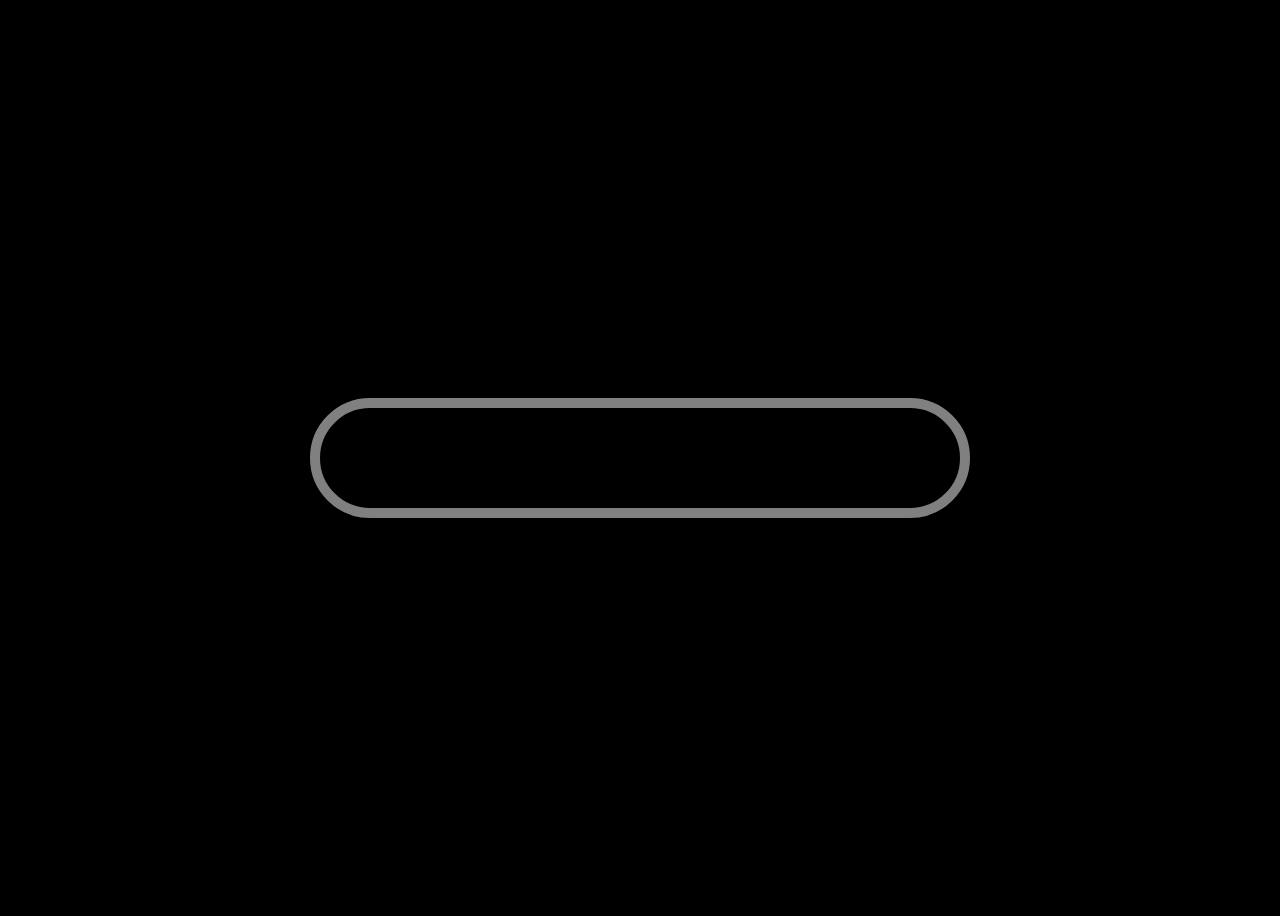
<file: index.html>
<!DOCTYPE html>
<html lang="en">
<head>
    <meta charset="UTF-8">
    <meta name="viewport" content="width=device-width, initial-scale=1.0">
    <title>Code Comet</title>
    <link rel="icon" href="images/download.png">
    <style>
        body {
            display:grid;
            place-items: center;
            height:100vh;
            overflow:hidden;
            background: black;
        }
        .border {
            width:50vw;
            height:100px;
            border-radius: 100px;
            border:10px solid gray;

        }

        .loader {
            width:0%;
            height:100%;
            background: linear-gradient(135deg, orange,red);
            border-radius: 100px;
            animation:load linear 4s alternate;
        }

        @keyframes load{
            to {
                width:100%;
            }
        }
    </style>
</head>
<body>
    <script>
        setTimeout(() => {location.href = "portofolio.html"} ,4000)
    </script>
    <div class="border"><div class="loader"></div></div>
</body>
</html>
</file>
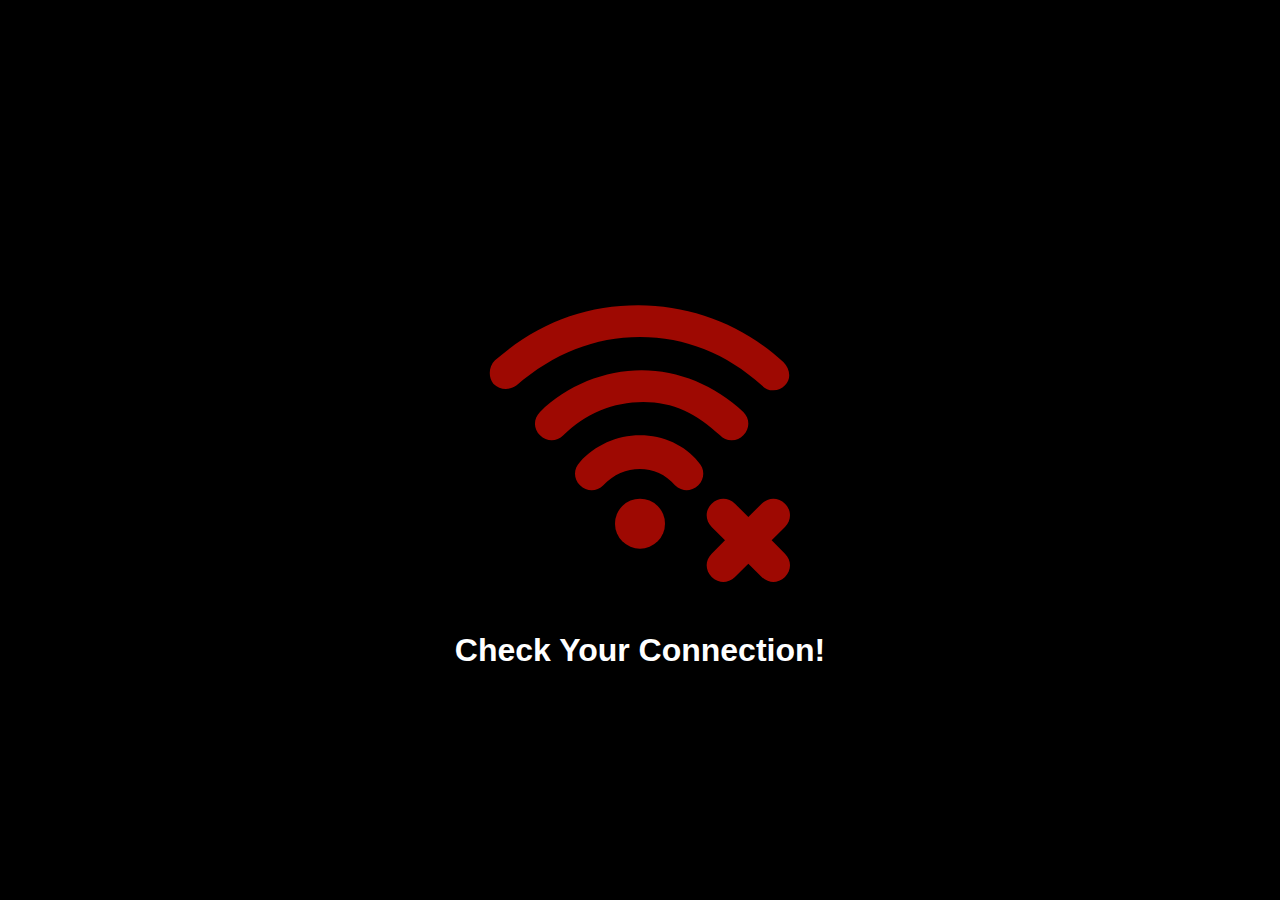
<file: offline.html>
<!DOCTYPE html>
<html lang="en">
<head>
    <meta charset="UTF-8">
    <meta name="viewport" content="width=device-width, initial-scale=1.0">
    <title>You Are Offline</title>
    <link rel="shortcut icon" href="images/offline.svg">
    <link rel="stylesheet" href="CSS/Offline.css">
</head>
<body>
    <div class="wrapper">
        <img src="images/offline.svg" alt="Your Are Offline" width="400">
        <h1>Check Your Connection!</h1>
    </div>
</body>
</html>
</file>
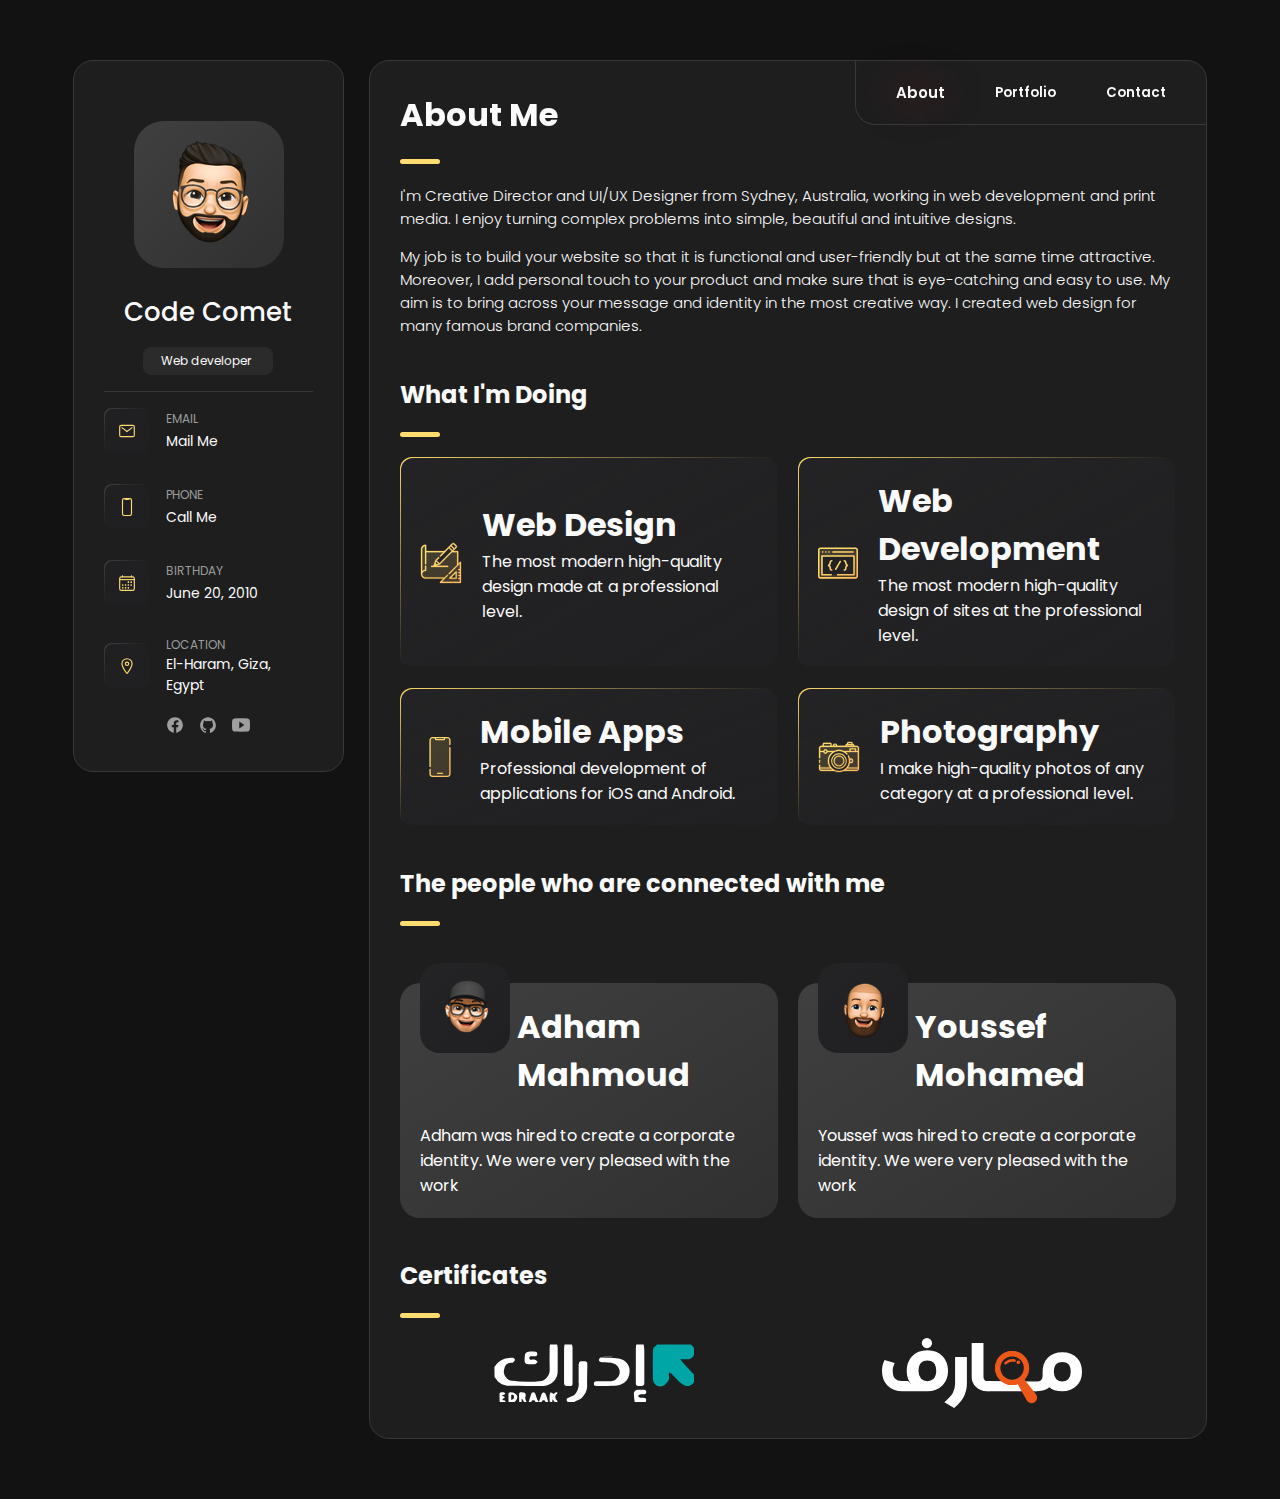
<file: portofolio.html>
<!DOCTYPE html>
<html lang="en">

<head>
	<title>CComet | Personal</title>
	<meta charset="UTF-8">
	<meta http-equiv="X-UA-Compatible" content="IE=edge">
	<meta name="viewport" content="width=device-width, initial-scale=1.0">
	<link rel="icon" href="images/download.png">
	<link rel="stylesheet" href="CSS/style.css">
	<link rel="preconnect" href="https://fonts.googleapis.com">
	<link rel="preconnect" href="https://fonts.gstatic.com" crossorigin>
	<link href="https://fonts.googleapis.com/css2?family=Poppins:wght@300;400;500;600&display=swap" rel="stylesheet">
	<script src="JS/script.js" defer></script>
</head>

<body>
	<main>
		<!-- Main Informations -->
		<aside>
			<button class="mycontent" id="mycontent1">
				<svg xmlns="http://www.w3.org/2000/svg" viewBox="0 0 512 512" fill="white" width="24" height="18">
					<path fill="white"
						d="M98 190.06l139.78 163.12a24 24 0 0036.44 0L414 190.06c13.34-15.57 2.28-39.62-18.22-39.62h-279.6c-20.5 0-31.56 24.05-18.18 39.62z" />
				</svg>
			</button>
			<button class="mycontent" id="mycontent2" style="display:none;">
				<svg xmlns="http://www.w3.org/2000/svg" viewBox="0 0 512 512" fill="white" width="24" height="18">
					<path fill="white"
						d="M414 321.94L274.22 158.82a24 24 0 00-36.44 0L98 321.94c-13.34 15.57-2.28 39.62 18.22 39.62h279.6c20.5 0 31.56-24.05 18.18-39.62z" />
				</svg>
			</button>
			<figure>
				<div class="image">
					<img class="Avatar" src="images/my-avatar.png" alt="Code Comet">
				</div>
				<div class="captions">
					<figcaption class="Name" title="Code Comet">Code Comet</figcaption>
					<figcaption class="NickName">Web developer</figcaption>
				</div>
			</figure>


			<section class="About">
				<div class="separator"></div>
				<div class="contacts-list">
					<div class="EmailAdress">
						<div class="icon">
							<svg xmlns="http://www.w3.org/2000/svg" stroke="var(--orange-yellow-crayola)" width="18"
								height="18" viewBox="0 0 512 512">
								<rect x="48" y="96" width="416" height="320" rx="40" ry="40"
									style="fill:none;stroke:stroke=var(--orange-yellow-crayola);stroke-linecap:round;stroke-linejoin:round;stroke-width:32px" />
								<polyline points="112 160 256 272 400 160"
									style="fill:none;stroke:stroke=var(--orange-yellow-crayola);stroke-linecap:round;stroke-linejoin:round;stroke-width:32px" />
							</svg>
						</div>
						<div class="EmailAdressInfo">
							<p class="contact-title">EMAIL</p>
							<a class="contact-link" href="mailto:bground898@gmail.com">Mail Me</a>
						</div>
					</div>
					<div class="PhoneNumber">
						<div class="icon">
							<svg xmlns="http://www.w3.org/2000/svg" width="18" height="18" viewBox="0 0 512 512">
								<rect x="128" y="16" width="256" height="480" rx="48" ry="48"
									style="fill:none;stroke:var(--orange-yellow-crayola);stroke-linecap:round;stroke-linejoin:round;stroke-width:32px" />
								<path
									d="M176,16h24a8,8,0,0,1,8,8h0a16,16,0,0,0,16,16h64a16,16,0,0,0,16-16h0a8,8,0,0,1,8-8h24"
									style="fill:none;stroke:var(--orange-yellow-crayola);stroke-linecap:round;stroke-linejoin:round;stroke-width:32px" />
							</svg>
						</div>
						<div class="PhoneNumberInfo">
							<p class="contact-title">PHONE</p>
							<a class="contact-link" href="tel:+2001225073533">Call Me</a>
						</div>
					</div>
					<div class="BirthDay">
						<div class="icon">
							<svg xmlns="http://www.w3.org/2000/svg" viewBox="0 0 512 512" width="18" height="18">
								<rect fill="none" stroke="var(--orange-yellow-crayola)" stroke-linejoin="round"
									stroke-width="32" x="48" y="80" width="416" height="384" rx="48" />
								<circle fill="var(--orange-yellow-crayola)" cx="296" cy="232" r="24" />
								<circle fill="var(--orange-yellow-crayola)" cx="376" cy="232" r="24" />
								<circle fill="var(--orange-yellow-crayola)" cx="296" cy="312" r="24" />
								<circle fill="var(--orange-yellow-crayola)" cx="376" cy="312" r="24" />
								<circle fill="var(--orange-yellow-crayola)" cx="136" cy="312" r="24" />
								<circle fill="var(--orange-yellow-crayola)" cx="216" cy="312" r="24" />
								<circle fill="var(--orange-yellow-crayola)" cx="136" cy="392" r="24" />
								<circle fill="var(--orange-yellow-crayola)" cx="216" cy="392" r="24" />
								<circle fill="var(--orange-yellow-crayola)" cx="296" cy="392" r="24" />
								<line fill="none" stroke="var(--orange-yellow-crayola)" stroke-linejoin="round"
									stroke-width="32" stroke-linecap="round" x1="128" y1="48" x2="128" y2="80" />
								<line fill="none" stroke="var(--orange-yellow-crayola)" stroke-linejoin="round"
									stroke-width="32" stroke-linecap="round" x1="384" y1="48" x2="384" y2="80" />
								<line fill="none" stroke="var(--orange-yellow-crayola)" stroke-linejoin="round"
									stroke-width="32" x1="464" y1="160" x2="48" y2="160" />
							</svg>
						</div>
						<div class="BirthDayInfo">
							<p class="contact-title">BIRTHDAY</p>
							<time class="contact-link" datetime="2010-06-20">June 20, 2010</time>
						</div>
					</div>
					<div class="Location">
						<div class="icon">
							<svg xmlns="http://www.w3.org/2000/svg" width="18" height="18" viewBox="0 0 512 512">
								<path
									d="M256,48c-79.5,0-144,61.39-144,137,0,87,96,224.87,131.25,272.49a15.77,15.77,0,0,0,25.5,0C304,409.89,400,272.07,400,185,400,109.39,335.5,48,256,48Z"
									style="fill:none;stroke:var(--orange-yellow-crayola);stroke-linecap:round;stroke-linejoin:round;stroke-width:32px" />
								<circle cx="256" cy="192" r="48"
									style="fill:none;stroke:var(--orange-yellow-crayola);stroke-linecap:round;stroke-linejoin:round;stroke-width:32px" />
							</svg>
						</div>
						<div class="LocationInfo">
							<p class="contact-title">LOCATION</p>
							<p class="contact-link">El-Haram, Giza, Egypt</p>
						</div>
					</div>
				</div>
				<div class="socialMedia">
					<a href="https://www.facebook.com/profile.php?id=100073563542941" target="_blank"
						style="text-decoration: none;">
						<svg width="18" height="18" fill="var(--light-gray-70)" xmlns="http://www.w3.org/2000/svg"
							viewBox="0 0 512 512">
							<path
								d="M480,257.35c0-123.7-100.3-224-224-224s-224,100.3-224,224c0,111.8,81.9,204.47,189,221.29V322.12H164.11V257.35H221V208c0-56.13,33.45-87.16,84.61-87.16,24.51,0,50.15,4.38,50.15,4.38v55.13H327.5c-27.81,0-36.51,17.26-36.51,35v42h62.12l-9.92,64.77H291V478.66C398.1,461.85,480,369.18,480,257.35Z"
								fill-rule="evenodd" />
						</svg>
					</a>
					<a href="https://www.github.com/cc935" target="_blank" style="text-decoration: none;">
						<svg xmlns="http://www.w3.org/2000/svg" width="18" height="18" fill="var(--light-gray-70)"
							viewBox="0 0 512 512">
							<path
								d="M256,32C132.3,32,32,134.9,32,261.7c0,101.5,64.2,187.5,153.2,217.9a17.56,17.56,0,0,0,3.8.4c8.3,0,11.5-6.1,11.5-11.4,0-5.5-.2-19.9-.3-39.1a102.4,102.4,0,0,1-22.6,2.7c-43.1,0-52.9-33.5-52.9-33.5-10.2-26.5-24.9-33.6-24.9-33.6-19.5-13.7-.1-14.1,1.4-14.1h.1c22.5,2,34.3,23.8,34.3,23.8,11.2,19.6,26.2,25.1,39.6,25.1a63,63,0,0,0,25.6-6c2-14.8,7.8-24.9,14.2-30.7-49.7-5.8-102-25.5-102-113.5,0-25.1,8.7-45.6,23-61.6-2.3-5.8-10-29.2,2.2-60.8a18.64,18.64,0,0,1,5-.5c8.1,0,26.4,3.1,56.6,24.1a208.21,208.21,0,0,1,112.2,0c30.2-21,48.5-24.1,56.6-24.1a18.64,18.64,0,0,1,5,.5c12.2,31.6,4.5,55,2.2,60.8,14.3,16.1,23,36.6,23,61.6,0,88.2-52.4,107.6-102.3,113.3,8,7.1,15.2,21.1,15.2,42.5,0,30.7-.3,55.5-.3,63,0,5.4,3.1,11.5,11.4,11.5a19.35,19.35,0,0,0,4-.4C415.9,449.2,480,363.1,480,261.7,480,134.9,379.7,32,256,32Z" />
						</svg>
					</a>
					<a href="https://www.youtube.com/channel/UCUOWHL1un2ojeKxTtQ5UsxQ" target="_blank"
						style="text-decoration: none;">
						<svg xmlns="http://www.w3.org/2000/svg" width="18" height="18" fill="var(--light-gray-70)"
							viewBox="0 0 512 512">
							<path
								d="M508.64,148.79c0-45-33.1-81.2-74-81.2C379.24,65,322.74,64,265,64H247c-57.6,0-114.2,1-169.6,3.6-40.8,0-73.9,36.4-73.9,81.4C1,184.59-.06,220.19,0,255.79q-.15,53.4,3.4,106.9c0,45,33.1,81.5,73.9,81.5,58.2,2.7,117.9,3.9,178.6,3.8q91.2.3,178.6-3.8c40.9,0,74-36.5,74-81.5,2.4-35.7,3.5-71.3,3.4-107Q512.24,202.29,508.64,148.79ZM207,353.89V157.39l145,98.2Z" />
						</svg>
					</a>
				</div>
			</section>
		</aside>

		<section class="Info">
			<!-- Nav Bar -->
			<nav>
				<button class="AboutSection" disabled>About</button>
				<button class="PortfolioBtn">Portfolio</button>
				<button class="contactBtn">Contact</button>
			</nav>
			
			<!-- About Me -->
			<article class="InfoAbout active">
				<header id="Title">
					<h1 class="title">About Me</h1>
				</header>
				<div id="separator"></div>

				<p class="AboutText">
					I'm Creative Director and UI/UX Designer from Sydney, Australia, working in web development and
					print media. I enjoy turning complex problems into simple, beautiful and intuitive designs.
				</p>
				<p class="AboutText">
					My job is to build your website so that it is functional and user-friendly but at the same time
					attractive. Moreover, I add personal touch to your product and make sure that is eye-catching and
					easy to use. My aim is to bring across your message and identity in the most creative way. I created
					web design for many famous brand companies.
				</p>

				<!-- what I`m Doing Section -->
				<h1 class="title1">What I'm Doing</h1>
				<div id="separator"></div>
				<div class="cards">
					<div class="webdevelopment">
						<img src="images/icon-design.svg" alt="Web Design">
						<div class="content">
							<h1 class="title2">Web Design</h1>
							<p>The most modern high-quality design made at a professional level.</p>
						</div>
					</div>

					<div class="webdevelopment">
						<img src="images/icon-dev.svg" alt="Web Design">
						<div class="content">
							<h1 class="title2">Web Development</h1>
							<p>The most modern high-quality design of sites at the professional level.</p>
						</div>
					</div>

					<div class="webdevelopment">
						<img src="images/icon-app.svg" alt="Web Design">
						<div class="content">
							<h1 class="title2">Mobile Apps</h1>
							<p>Professional development of applications for iOS and Android.</p>
						</div>
					</div>

					<div class="webdevelopment">
						<img src="images/icon-photo.svg" alt="Web Design">
						<div class="content">
							<h1 class="title2">Photography</h1>
							<p>I make high-quality photos of any category at a professional level.</p>
						</div>
					</div>
				</div>

				<!-- The people who are connected with me -->
				<h1 class="title1">The people who are connected with me</h1>
				<div id="separator"></div>
				<div class="peoples">
					<div class="people1">
						<div class="images">
							<img src="images/avatar-1.png" alt="people1">
						</div>
						<div class="contents">
							<h1 class="title2">Adham Mahmoud</h1>
							<p id="AboutPeople">Adham was hired to create a corporate identity. We were very pleased
								with the work</p>
						</div>
					</div>
					<div class="people2">
						<div class="images">
							<img src="images/avatar-4.png" alt="people1">
						</div>
						<div class="contents">
							<h1 class="title2">Youssef Mohamed</h1>
							<p id="AboutPeople">Youssef was hired to create a corporate identity. We were very pleased
								with the work</p>
						</div>
					</div>
				</div>

				<!-- Certificates -->
				<h1 class="title1">Certificates</h1>
				<div id="separator"></div>
				<div class="Certificates" style="display:flex;align-items: center;justify-content:space-around;">
					<img src="images/edraak (2).svg" width="200" alt="Edraak">
					<img src="images/m3arf.svg" width="200" alt="M3arf">
				</div>
			</article>

			<!-- Projects -->
			<article class="InfoPortofolio">
				<header id="Title">
					<h1 class="title">Portfolio</h1>
				</header>
				<div id="separator"></div>
				<section class="Portfoliosec">
					<div class="project">
						<div class="Projimg">
							<img src="images/todo.jpg" alt="Todo App">
							<a class="Eye" href="https://cc935.github.io/TodoApp/" target="_blank">
								<svg xmlns="http://www.w3.org/2000/svg" class="ionicon" viewBox="0 0 512 512" width="18"
									fill="CurrentColor">
									<path
										d="M255.66 112c-77.94 0-157.89 45.11-220.83 135.33a16 16 0 00-.27 17.77C82.92 340.8 161.8 400 255.66 400c92.84 0 173.34-59.38 221.79-135.25a16.14 16.14 0 000-17.47C428.89 172.28 347.8 112 255.66 112z"
										fill="none" stroke="currentColor" stroke-linecap="round" stroke-linejoin="round"
										stroke-width="32" />
									<circle cx="256" cy="256" r="80" fill="none" stroke="currentColor"
										stroke-miterlimit="10" stroke-width="32" />
								</svg>
							</a>
						</div>
						<div class="projectcontent">
							<h1>Todo App</h1>
							<p>Web Development</p>
						</div>
					</div>

					<div class="project">
						<div class="Projimg">
							<img src="images/AI.jpg" alt="Todo App">
							<a class="Eye" href="https://cc935.github.io/AI-Search/" target="_blank">
								<svg xmlns="http://www.w3.org/2000/svg" class="ionicon" viewBox="0 0 512 512" width="18"
									fill="CurrentColor">
									<path
										d="M255.66 112c-77.94 0-157.89 45.11-220.83 135.33a16 16 0 00-.27 17.77C82.92 340.8 161.8 400 255.66 400c92.84 0 173.34-59.38 221.79-135.25a16.14 16.14 0 000-17.47C428.89 172.28 347.8 112 255.66 112z"
										fill="none" stroke="currentColor" stroke-linecap="round" stroke-linejoin="round"
										stroke-width="32" />
									<circle cx="256" cy="256" r="80" fill="none" stroke="currentColor"
										stroke-miterlimit="10" stroke-width="32" />
								</svg>
							</a>
						</div>
						<div class="projectcontent">
							<h1>AI Search</h1>
							<p>Web Development</p>
						</div>
					</div>

					<div class="project">
						<div class="Projimg">
							<img src="images/Weather.jpg" alt="Todo App" height="164">
							<a class="Eye" href="https://cc935.github.io/WeatherApp/" target="_blank">
								<svg xmlns="http://www.w3.org/2000/svg" class="ionicon" viewBox="0 0 512 512" width="18"
									fill="CurrentColor">
									<path
										d="M255.66 112c-77.94 0-157.89 45.11-220.83 135.33a16 16 0 00-.27 17.77C82.92 340.8 161.8 400 255.66 400c92.84 0 173.34-59.38 221.79-135.25a16.14 16.14 0 000-17.47C428.89 172.28 347.8 112 255.66 112z"
										fill="none" stroke="currentColor" stroke-linecap="round" stroke-linejoin="round"
										stroke-width="32" />
									<circle cx="256" cy="256" r="80" fill="none" stroke="currentColor"
										stroke-miterlimit="10" stroke-width="32" />
								</svg>
							</a>
						</div>
						<div class="projectcontent">
							<h1>Weather App</h1>
							<p>Web Development</p>
						</div>
					</div>
					<div class="project">
						<div class="Projimg">
							<img src="images/snakeGame.jpg" alt="snakeGame">
							<a class="Eye" href="https://cc935.github.io/snake-game/" target="_blank">
								<svg xmlns="http://www.w3.org/2000/svg" class="ionicon" viewBox="0 0 512 512" width="18"
									fill="CurrentColor">
									<path
										d="M255.66 112c-77.94 0-157.89 45.11-220.83 135.33a16 16 0 00-.27 17.77C82.92 340.8 161.8 400 255.66 400c92.84 0 173.34-59.38 221.79-135.25a16.14 16.14 0 000-17.47C428.89 172.28 347.8 112 255.66 112z"
										fill="none" stroke="currentColor" stroke-linecap="round" stroke-linejoin="round"
										stroke-width="32" />
									<circle cx="256" cy="256" r="80" fill="none" stroke="currentColor"
										stroke-miterlimit="10" stroke-width="32" />
								</svg>
							</a>
						</div>
						<div class="projectcontent">
							<h1>Snake Game</h1>
							<p>Game Development</p>
						</div>
					</div>
					<div class="project">
						<div class="Projimg">
							<img src="images/whatsapp.jpg" alt="WhatsApp">
							<a class="Eye" href="https://cc935.github.io/messenger/" target="_blank">
								<svg xmlns="http://www.w3.org/2000/svg" class="ionicon" viewBox="0 0 512 512" width="18"
									fill="CurrentColor">
									<path
										d="M255.66 112c-77.94 0-157.89 45.11-220.83 135.33a16 16 0 00-.27 17.77C82.92 340.8 161.8 400 255.66 400c92.84 0 173.34-59.38 221.79-135.25a16.14 16.14 0 000-17.47C428.89 172.28 347.8 112 255.66 112z"
										fill="none" stroke="currentColor" stroke-linecap="round" stroke-linejoin="round"
										stroke-width="32" />
									<circle cx="256" cy="256" r="80" fill="none" stroke="currentColor"
										stroke-miterlimit="10" stroke-width="32" />
								</svg>
							</a>
						</div>
						<div class="projectcontent">
							<h1>WhatsApp</h1>
							<p>Communication</p>
						</div>
					</div>

				</section>
			</article>

			<!-- Contact Me -->
			<article class="InfoContact">
				<header id="Title">
					<h1 class="title">Contact</h1>
				</header>
				<div id="separator"></div>
				<div class="contact">
					<h1 class="title1" style="margin: 10px 0;">Contact Form</h1>
					<form>
						<div class="UserInfo">
							<input required minlength="4" placeholder="First Name" type="text" id="firstName"
								class="name" name="First Name">
							<input required minlength="4" placeholder="Last Name" type="text" id="secondName"
								class="name" name="Last Name">
							<input required minlength="10" placeholder="Email Address" type="email" class="name"
								name="PhoneNumber">
							<input required minlength="11" maxlength="11" placeholder="Phone Number" type="number"
								class="name" name="PhoneNumber">
						</div>
						<textarea required maxlength="500" placeholder="Your Message" name="msg"></textarea>

						<div class="formBtn">
							<h1 style="color:#fafafa;font-family: var(--ff-poppins);">
								Texting Me Only Available in Egypt
							</h1>
							<button class="SubmitForm">
								Send Message
								<svg xmlns="http://www.w3.org/2000/svg" width="18" height="18" viewBox="0 0 512 512">
									<path
										d="M470.3,271.15,43.16,447.31a7.83,7.83,0,0,1-11.16-7V327a8,8,0,0,1,6.51-7.86l247.62-47c17.36-3.29,17.36-28.15,0-31.44l-247.63-47a8,8,0,0,1-6.5-7.85V72.59c0-5.74,5.88-10.26,11.16-8L470.3,241.76A16,16,0,0,1,470.3,271.15Z"
										style="fill:none;stroke:var(--orange-yellow-crayola);stroke-linecap:round;stroke-linejoin:round;stroke-width:32px" />
								</svg>
							</button>
						</div>
					</form>
				</div>
			</article>
		</section>
	</main>

	<!-- other Things -->

	<!-- Cards -->
	<div class="persons">
		<div class="person1">
			<button class="close1">
				<svg xmlns="http://www.w3.org/2000/svg" viewBox="0 0 512 512" width="18" height="18">
					<path fill="none" stroke="currentColor" stroke-linecap="round" stroke-linejoin="round"
						stroke-width="32" d="M368 368L144 144M368 144L144 368" />
				</svg>
			</button>
			<div class="right">
				<div class="personImg">
					<img src="images/avatar-4.png" alt="people1" width="80">
				</div>
				<div class="Quote">
					<img src="images/icon-quote.svg" alt="quote">
				</div>
			</div>
			<div class="left">
				<div class="personNb">
					<h1 class="personName">Youssef Mohamed</h1>
					<time class="personTime">20, June, 2010</time>
				</div>
				<p class="personDetails">
					Lorem ipsum, dolor sit amet consectetur adipisicing elit. Iusto sunt, est sit aliquam dolore ipsa
					unde eos amet, illo harum iure. Dignissimos aperiam rem officiis tenetur aut assumenda dolorum
					iusto?
				</p>
			</div>
		</div>
		<div class="person2">
			<button class="close2">
				<svg xmlns="http://www.w3.org/2000/svg" viewBox="0 0 512 512" width="18" height="18">
					<path fill="none" stroke="currentColor" stroke-linecap="round" stroke-linejoin="round"
						stroke-width="32" d="M368 368L144 144M368 144L144 368">
				</svg>
			</button>
			<div class="right">
				<div class="personImg">
					<img src="images/avatar-1.png" alt="people1" width="80">
				</div>
				<div class="Quote">
					<img src="images/icon-quote.svg" alt="quote">
				</div>
			</div>
			<div class="left">
				<div class="personNb">
					<h1 class="personName">Adham Mahmoud</h1>
					<time class="personTime">1, Junuary, 2011</time>
				</div>
				<p class="personDetails">
					Lorem ipsum dolor sit amet consectetur adipisicing elit. Molestias, eum voluptatum! Aspernatur modi
					tempore fugit sit. Illum ab perspiciatis atque. Aliquam perspiciatis assumenda tempore tempora vel
					cum quaerat quis similique.
				</p>
			</div>
		</div>
	</div>
</body>

</html>
</file>
<file: CSS/Offline.css>
* {
    margin:0;
    padding:0;
    overflow: hidden;
}

body {
    height: 100vh;
    font-family:'Segoe UI', Tahoma, Geneva, Verdana, sans-serif;
    background-color: black;
    display: flex;
    align-items: center;
    justify-content: center;
}

.wrapper {
    height:100vh;
    display: flex;
    align-items: center;
    justify-content: center;
    flex-direction: column;
    /* margin-top: -100px; */
}

h1 {
    color:white;
    font-weight: 600;
}
</file>
<file: CSS/style.css>
:root {
  /* linear-gradient */
  --bg-gradient-onyx: linear-gradient(to bottom right, hsl(240, 1%, 25%) 3%, hsl(0, 0%, 19%) 97%);
  --bg-gradient-jet: linear-gradient(to bottom right, hsla(240, 1%, 18%, 0.251) 0%, hsla(240, 2%, 11%, 0) 100%), hsl(240, 2%, 13%);
  --bg-gradient-yellow-1: linear-gradient(to bottom right, hsl(45, 100%, 71%) 0%, hsla(36, 100%, 69%, 0) 50%);
  --bg-gradient-yellow-2: linear-gradient(135deg, hsla(45, 100%, 71%, 0.251) 0%, hsla(35, 100%, 68%, 0) 59.86%), hsl(240, 2%, 13%);
  --border-gradient-onyx: linear-gradient(to bottom right, hsl(0, 0%, 25%) 0%, hsla(0, 0%, 25%, 0) 50%);
  --text-gradient-yellow: linear-gradient(to right, hsl(45, 100%, 72%), hsl(35, 100%, 68%));

  /* solid Colors */
  --jet: hsl(0, 0%, 22%);
  --onyx: hsl(240, 1%, 17%);
  --eerie-black-1: hsl(240, 2%, 13%);
  --eerie-black-2: hsl(240, 2%, 12%);
  --smoky-black: hsl(0, 0%, 7%);
  /* body Background */
  --white-1: hsl(0, 0%, 100%);
  --white-2: hsl(0, 0%, 98%);
  --orange-yellow-crayola: rgb(255, 219, 112);
  --vegas-gold: hsl(45, 54%, 58%);
  --light-gray: hsl(0, 0%, 84%);
  --light-gray-70: hsla(0, 0%, 84%, 0.7);
  --bittersweet-shimmer: hsl(0, 43%, 51%);

  /* Font-Family */
  --ff-poppins: 'Poppins', sans-serif;

  /* Font-Size */
  --fs-1: 24px;
  --fs-2: 18px;
  --fs-3: 17px;
  --fs-4: 16px;
  --fs-5: 15px;
  --fs-6: 14px;
  --fs-7: 13px;
  --fs-8: 11px;
  --fs-9: 12px;
  --fw-300: 300;
  --fw-400: 400;
  --fw-500: 500;
  --fw-600: 600;

  /* Shadows */
  --shadow-1: -4px 8px 24px hsla(0%, 0%, 10%, 0.25);
  --shadow-2: 0 16px 30px hsla(0, 0%, 0%, 0.25);
  --shadow-3: 0 16px 40px hsla(0, 0%, 0%, 0.25);
  --shadow-4: 0 25px 50px hsla(0, 0%, 0%, 0.15);
  --shadow-5: 0 24px 80px hsla(0, 0%, 0%, 0.25);

  /* Animations and Transitions */
  --transition-1: all 0.25s ease;
  --transition-2: 0.5s ease-in-out;
}

article:not(article.active) {
  display: none;
}

article:where(article.active) {
  animation: fade 1s ease;
}

::selection {
  background-color: var(--orange-yellow-crayola);
  color: var(--smoky-black);
}

*,
*::after,
*::before {
  margin: 0;
  padding: 0;
  box-sizing: border-box;
  font-family: var(--ff-poppins);
  transition: 1s ease;
  z-index: 1;
  outline: none;
}

::-webkit-scrollbar {
  width: 10px;
  background: transparent;
}

::-webkit-scrollbar-thumb {
  background-color: #FFDB70;
  border-radius: 50px;
}

img {
  pointer-events: none;
}

body {
  background: var(--smoky-black);
  animation: fade 1s ease-in-out;
  color: #fff
}

@keyframes fade {
  0% {
    opacity: 0;
  }

  100% {
    opacity: 1;
  }
}

.separator {
  width: 100%;
  height: 1px;
  background: var(--jet);
  margin: 16px 0;
}

#separator {
  width: 40px;
  height: 5px;
  border-radius: 10px;
  background: var(--orange-yellow-crayola);
  position: relative;
  bottom: 20px;
}

main {
  display: flex;
  margin: 60px 73px;
  gap: 25px;
}

/* aside Section */
aside {
  padding: 60px 30px 30px;
  font-size: var(--fs-4);
  background: #1e1e1f;
  height: 100%;
  width: 350px;
  height: max-content;
  position: sticky;
  z-index: 1;
  top: 60px;
  border-radius: 20px;
  border: 1px solid var(--jet);
  display: flex;
  align-items: center;
  justify-content: center;
  flex-direction: column;
}

.mycontent {
  position: absolute;
  top: 0px;
  right: 0px;
  border-radius: 0 15px;
  font-size: 13px;
  color: var(--orange-yellow-crayola);
  background: var(--border-gradient-onyx);
  padding: 10px;
  box-shadow: var(--shadow-2);
  transition: var(--transition-1);
  z-index: 1;
  border: none;
  cursor: pointer;
}

.mycontent::before {
  content: "";
  position: absolute;
  inset: 1px;
  border-radius: inherit;
  background: var(--bg-gradient-jet);
  transition: var(--transition-1);
  z-index: -1;
}

.mycontent:hover,
.mycontent:focus {
  background: var(--bg-gradient-yellow-1);
}

.mycontent:hover::before,
.mycontent:focus::before {
  background: var(--bg-gradient-yellow-2);
}

figure {
  display: flex;
  align-items: center;
  justify-content: center;
  flex-direction: column;
}

figcaption {
  color: #FAFAFA
}

.image {
  width: 150px;
  height: 147px;
  border-radius: 30px;
  overflow: hidden;
  display: flex;
  align-items: center;
  justify-content: center;
  margin-bottom: 25px;
  background: var(--bg-gradient-onyx);
  position: relative;
  left: 1px;
}

.image img {
  width: 100%;
  height: 100%;
  object-fit: cover;
}

.Name {
  font-size: calc(var(--fs-1) + 1.9px);
  margin: 0px 0px 15px;
  font-weight: var(--fw-500);
}

.NickName {
  padding: 5px 18px;
  margin: 0px 18.8906px 0px 18.875px;
  font-size: var(--fs-9);
  background: #2b2b2c;
  border-radius: 8px;
}

.contacts-list {
  display: flex;
  align-items: center;
  justify-content: center;
  gap: 30px;
  flex-direction: column;
}

.EmailAdress,
.PhoneNumber,
.BirthDay,
.Location {
  display: flex;
  align-items: center;
  justify-content: flex-start;
  gap: 16px;
  width: 100%
}

.icon {
  position: relative;
  background: var(--border-gradient-onyx);
  width: 46px;
  height: 46px;
  border-radius: 8px;
  display: flex;
  justify-content: center;
  align-items: center;
  font-size: 16px;
  color: var(--orange-yellow-crayola);
  box-shadow: var(--shadow-1);
  z-index: 1;
}

.icon::before {
  content: "";
  position: absolute;
  inset: 1px;
  background: var(--eerie-black-1);
  border-radius: inherit;
  z-index: -1;
}

.contact-title {
  font-size: calc(var(--fs-8) + 1px);
  color: #D6D6D6B2;
}

.contact-link {
  font-size: var(--fs-6);
  color: #FAFAFA;
  text-decoration: none;
}

.socialMedia {
  display: flex;
  align-items: center;
  justify-content: center;
  gap: 0px 15px;
  margin-top: 20px;
}

/* Info Section */
.Info {
  width: 100%;
  margin: 0;
  border-radius: 20px;
  border: 1px solid var(--jet);
  padding: 30px;
  background: #1e1e1f;
  position: relative;
}

/* navbar */
nav {
  padding: 10px 30px;
  border: var(--jet) solid 1px;
  border-top: none;
  border-right: none;
  position: absolute;
  top: 0px;
  right: 0px;
  border-radius: 0px 20px 0px 20px;
  display: flex;
  align-items: center;
  justify-content: center;
  gap: 30px;
}

nav button {
  cursor: pointer;
  border: none;
  padding: 10px;
  border-radius: 10px;
  font-weight: var(--fw-600);
  background: transparent;
  color: #FAFAFA;
  transition: var(--transition-1);
}

nav button:disabled {
  font-size: 15px;
  text-shadow: 0px 0px 50px red;
}

nav button:hover {
  scale: 1.2;
  text-shadow: 0px 0px 20px #fff;
}

/* About Section */
.InfoAbout {
  width: 100%;
  height: 100%
}

.title,
.title1 {
  font-size: 32px;
  color: #FAFAFA;
  margin: 0px 0px 20px;
  padding: 0px 0px 20px;
  position: relative;
}

.AboutText {
  margin-bottom: 15px;
  font-size: var(--fs-5);
  font-weight: var(--fw-300);
  color: #FAFAFA;
}

.title1 {
  margin-top: 40px;
  font-size: var(--fs-1);
}

.cards {
  display: grid;
  grid-template-columns: repeat(2, 1fr);
  width: 100%;
  gap: 20px;
}

.webdevelopment {
  display: flex;
  align-items: center;
  gap: 10px;
  padding: 20px;
  border-radius: 12px;
  color: #FAFAFA;
  position: relative;
  background: var(--bg-gradient-yellow-1);
  cursor: pointer;
}

.webdevelopment::before {
  content: "";
  position: absolute;
  inset: 1px;
  background: var(--bg-gradient-jet);
  border-radius: inherit;
  transition: var(--transition-1);
  z-index: -1;
}

.webdevelopment img {
  margin-right: 10px
}

.peoples {
  display: grid;
  grid-template-columns: repeat(2, 1fr);
  width: 100%;
  margin-top: 37px;
  gap: 20px;
}

.people1,
.people2 {
  background: var(--bg-gradient-onyx);
  padding: 20px;
  border-radius: 20px;
  position: relative;
  cursor: pointer;
}

.images {
  background: var(--bg-gradient-jet);
  display: flex;
  align-items: center;
  justify-content: center;
  border-radius: 20px;
  padding: 5px;
  position: absolute;
  top: -20px;
}

.images img {
  width: 80px;
  aspect-ratio: 1/1;
  object-fit: contain;
}

.contents h1 {
  margin: 0px 0px 24px 97px;
}

/* Portofolio */
.Portfoliosec {
  display: grid;
  grid-template-columns: repeat(3, 1fr);
  place-items: center;
  gap: 20px;
}

.project {
  width: max-content
}

.Projimg img {
  width: 95%;
  height: 95%;
}

.Projimg {
  border: 1px solid var(--jet);
  padding: 10px;
  position: relative;
  display: flex;
  align-items: center;
  justify-content: center;
  border-radius: 10%;
  cursor: pointer;
  transition: all 0.1s;
  width: 200px;
  height:180px;
  order: 0;
}

.Projimg img {
  border-radius: 10%;
  object-fit: cover;
}

.Projimg:hover .Eye {
  display: flex;
}

.Projimg:active .Eye {
  scale: 1.2;
}

.projectcontent {
  margin-top: 10px;
  margin-left: 5px;
}

.projectcontent p {
  color: #D6D6D6;
}

.Eye {
  background: #202022;
  position: absolute;
  top: 50%;
  left: 50%;
  translate: -50% -50%;
  width: 46px;
  height: 46px;
  display: none;
  align-items: center;
  justify-content: center;
  border-radius: 8px;
  box-shadow: var(--shadow-1);
  border: 1px solid var(--jet);
  color: var(--orange-yellow-crayola);
  box-shadow: 0 0 100px #FFDB70;
  cursor: pointer;
  animation: fade 0.5s ease;
}

/* contact section */
form {
  width: 100%;
  height: max-content;
}

.name,
textarea {
  outline: none;
  border: 1px solid var(--jet);
  resize: none;
  color: #FAFAFA;
  background: transparent;
}

.UserInfo {
  display: grid;
  grid-template-columns: repeat(2, 1fr);
  gap: 30px;
  width: 100%;
}

.name {
  border-radius: 10px;
  padding: 15px 20px;
  height: 55px;
  width: 100%;
  font-size: var(--fs-5);
}

.name:focus,
textarea:focus {
  border-color: var(--orange-yellow-crayola);
}

.name:focus:invalid,
textarea:focus:invalid {
  border-color: red;
}

textarea {
  width: 100%;
  border-radius: 10px;
  margin-top: 20px;
  padding: 15px 20px;
  font-size: var(--fs-5);
  height: 300px;
}

.SubmitForm {
  display: flex;
  align-items: center;
  justify-content: center;
  height: 55px;
  padding: 10px;
  background: #202022;
  border: 1px solid var(--jet);
  border-radius: 20px;
  gap: 10px;
  color: #FFDB70;
  font-size: 16px;
  box-shadow: var(--shadow-2);
  cursor: pointer;
}

.formBtn {
  width: 100%;
  display: flex;
  align-items: center;
  justify-content: space-between;
  margin-top: 20px;
}

/* Other Things */
.persons {
  display: none;
  align-items: center;
  justify-content: center;
  width: 100vw;
  height: 100vh;
  position: fixed;
  top: 50%;
  left: 50%;
  transform: translate(-50%, -50%);
  z-index: 9999;
  backdrop-filter: blur(19px);
}

.person1,
.person2 {
  position: relative;
  width: 690px;
  height: 250px;
  background: #1e1e1f;
  padding: 30px;
  border-radius: 20px;
  border: 1px solid var(--jet);
  display: none;
  align-items: center;
  justify-content: center;
  gap: 25px;
  margin: 0 25px;
  animation: scaleUp 0.5s ease, fade 0.5s ease;
}

@keyframes scaleUp {
  0% {
    transform: scale(0.5);
  }

  100% {
    transform: scale(1);
  }
}

@keyframes scaleDown {
  0% {
    transform: scale(1);
  }

  100% {
    transform: scale(0);
  }
}

.personImg {
  width: 80px;
  background: var(--bg-gradient-onyx);
  border-radius: 20px;
  display: flex;
  align-items: center;
  justify-content: center;
}

.Quote {
  height: 112px;
  display: flex;
  align-items: center;
  justify-content: center;
}

.personName {
  margin-bottom: 4px;
  font-size: var(--fs-2)
}

.personTime {
  font-size: var(--fs-6);
  color: var(--light-gray-70);
  font-weight: var(--fw-300);
}

.personDetails {
  margin-top: 10px;
  font-size: 15px;
  color: #D6D6D6
}

.close1,
.close2 {
  width: 32px;
  height: 32px;
  color: #FAFAFA;
  font-size: var(--fs-2);
  background: #2b2b2c;
  border: none;
  border-radius: 12px;
  display: flex;
  align-items: center;
  justify-content: center;
  position: absolute;
  top: 15px;
  right: 15px;
  cursor: pointer;
}

@media screen and (max-width:710px) {

  .person1,
  .person2 {
    flex-direction: column;
    height: max-content
  }

  .personImg {
    width: 100%;
    height: 90px;
  }

  .right {
    width: calc(100% - 40px);
  }

  .personNb {
    display: flex;
    align-items: center;
    justify-content: space-between;
  }

  .left p {
    margin: 10px 0 0 0;
  }

  #personDetails {
    width: 100%;
  }

  .Quote {
    display: none;
  }
}

@media screen and (max-width:1136px) {
  main {
    flex-direction: column;
    margin: 20px 30px 30px 30px;
    gap: 80px;
  }

  /* aside */
  aside {
    width: 100%;
    height: max-content;
    position: relative;
    padding: 10px;
  }

  .socialMedia {
    justify-content: flex-start;
  }

  .image {
    position: static;
    margin: 0;
    margin-right: 20px;
  }

  .About {
    display: none
  }

  figure {
    flex-direction: row;
    width: 100%;
    justify-content: start;
    padding: 0;
    margin: 0;
  }

  .captions {
    font-size: 10px;
  }

  .Info {
    position: static
  }

  .mycontent {
    display: flex;
    align-items: center;
    justify-content: center;
    padding: 10px;
  }

  .NickName {
    font-size: 10px;
    margin: 0;
    padding: 10px 20px;
    width: max-content
  }

  .Name {
    font-size: 20px;
  }

  .About {
    width: 100%;
    margin: 0px;
  }

  /* navbar */
  nav {
    position: fixed;
    z-index: 999;
    top: 0;
    left: 50%;
    translate: -50%;
    height: max-content;
    width: 100vw;
    border-radius: 0px 0px 10px 10px;
    background: var(--bg-gradient-yellow-2)
  }

  /* doing and peoples cards */
  .cards,
  .peoples {
    grid-template-columns: repeat(1, 1fr);
    gap: 40px
  }

  .webdevelopment {
    flex-direction: column;
  }

  .webdevelopment h1 {
    text-align: center;
  }

  .webdevelopment p {
    text-align: center;
  }

  .contents h1 {
    margin: 0px;
  }

  .images {
    position: static;
    margin-bottom: 10px;
  }

  /* Certifications */
  .Certificates {
    flex-direction: column;
    gap: 50px;
  }

  /* contact */
  .formBtn {
    display: flex;
    align-items: center;
    justify-content: space-between;
    gap: 20px;
    flex-direction: column;
  }

  .formBtn h1 {
    font-size: 16px;
    align-self: flex-start;
  }

  .formBtn button {
    align-self: flex-end
  }

  .UserInfo {
    grid-template-columns: repeat(1, 1fr);
  }
}

@media screen and (max-width:760px) {
  .Portfoliosec {
    grid-template-columns: repeat(2, 1fr);
    gap: 20px 0;
  }
}

@media screen and (max-width:590px) {
  .Portfoliosec {
    display: flex;
    flex-direction: column;
    justify-content: center;
    align-items: center;
    gap: 20px 0;
  }
}
</file>
